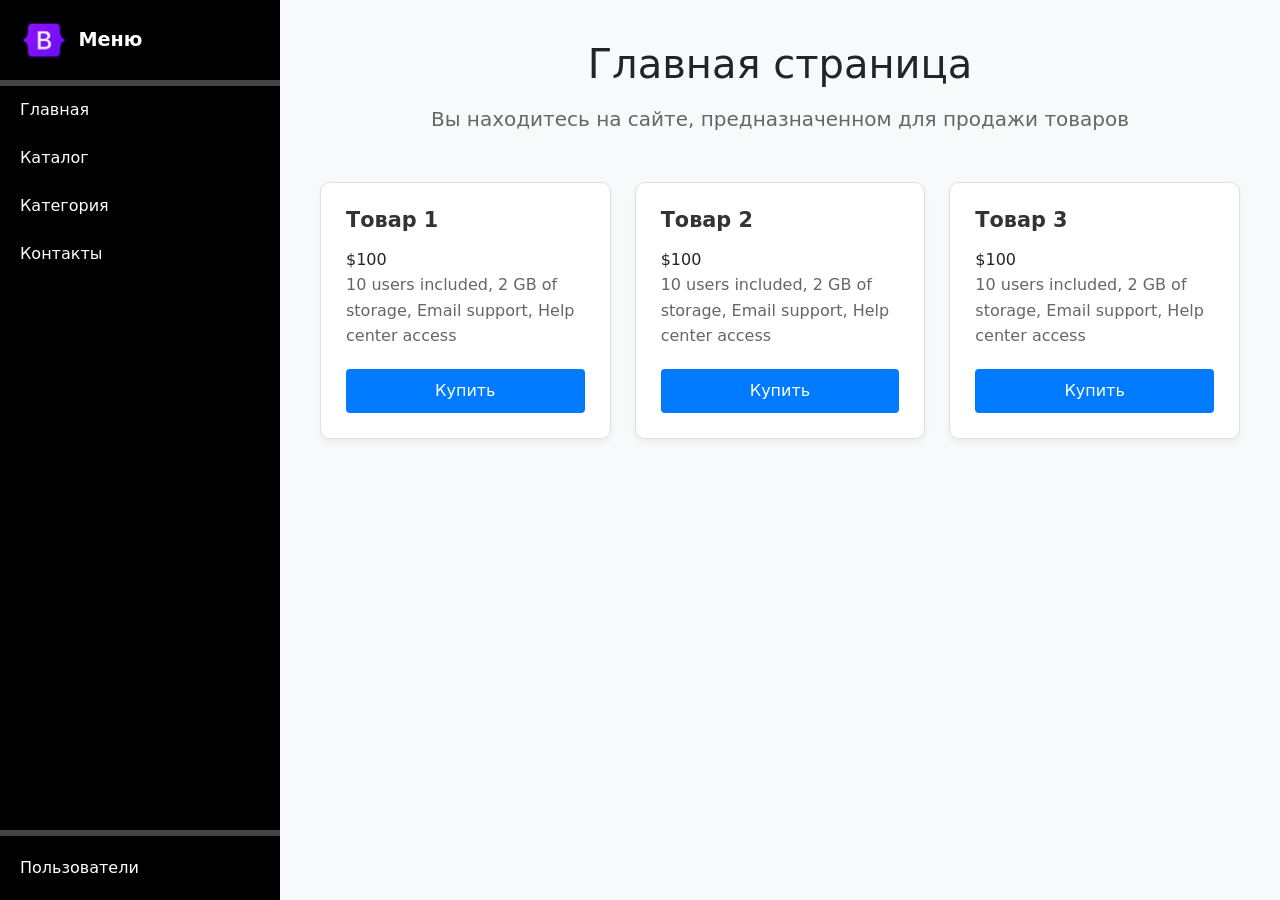
<file: index.html>
<!DOCTYPE html>
<html lang="ru">
<head>
    <meta charset="UTF-8">
    <meta name="viewport" content="width=device-width, initial-scale=1.0">
    <title>Главная - Интернет-магазин</title>
    <link href="https://cdn.jsdelivr.net/npm/bootstrap@5.3.2/dist/css/bootstrap.min.css" rel="stylesheet">
    <link href="style.css" rel="stylesheet">
</head>
<body>
<div class="main-container">
    <!-- Боковая панель -->
    <div class="sidebar">
        <div class="nav-logo">
            <img src="img/img_logo.png" alt="Логотип" style="height: 40px;">
            <span class="logo-text">Меню</span>
        </div>

        <div class="nav-divider"></div>

        <a href="/" class="nav-item active">Главная</a>
        <a href="/catalog.html" class="nav-item">Каталог</a>
        <a href="/category.html" class="nav-item">Категория</a>
        <a href="/contacts.html" class="nav-item">Контакты</a>

        <div style="flex-grow: 1;"></div>

        <div class="nav-divider"></div>
        <div class="sidebar-footer">Пользователи</div>
    </div>

    <!-- Основной контент -->
    <div class="content">
        <div class="text-center mb-5">
            <h1 class="mb-3">Главная страница</h1>
            <p class="lead">Вы находитесь на сайте, предназначенном для продажи товаров</p>
        </div>

        <div class="row g-4">
            <div class="col-md-4">
                <div class="card h-100">
                    <div class="card-body">
                        <h5 class="card-title">Товар 1</h5>
                        <div class="card-price">$100</div>
                        <p class="card-text">10 users included, 2 GB of storage, Email support, Help center access</p>
                        <a href="#" class="btn btn-primary d-block">Купить</a>
                    </div>
                </div>
            </div>
            <div class="col-md-4">
                <div class="card h-100">
                    <div class="card-body">
                        <h5 class="card-title">Товар 2</h5>
                        <div class="card-price">$100</div>
                        <p class="card-text">10 users included, 2 GB of storage, Email support, Help center access</p>
                        <a href="#" class="btn btn-primary d-block">Купить</a>
                    </div>
                </div>
            </div>
            <div class="col-md-4">
                <div class="card h-100">
                    <div class="card-body">
                        <h5 class="card-title">Товар 3</h5>
                        <div class="card-price">$100</div>
                        <p class="card-text">10 users included, 2 GB of storage, Email support, Help center access</p>
                        <a href="#" class="btn btn-primary d-block">Купить</a>
                    </div>
                </div>
            </div>
        </div>
    </div>
</div>

<script src="https://cdn.jsdelivr.net/npm/bootstrap@5.3.2/dist/js/bootstrap.bundle.min.js"></script>
</body>
</html>
</file>
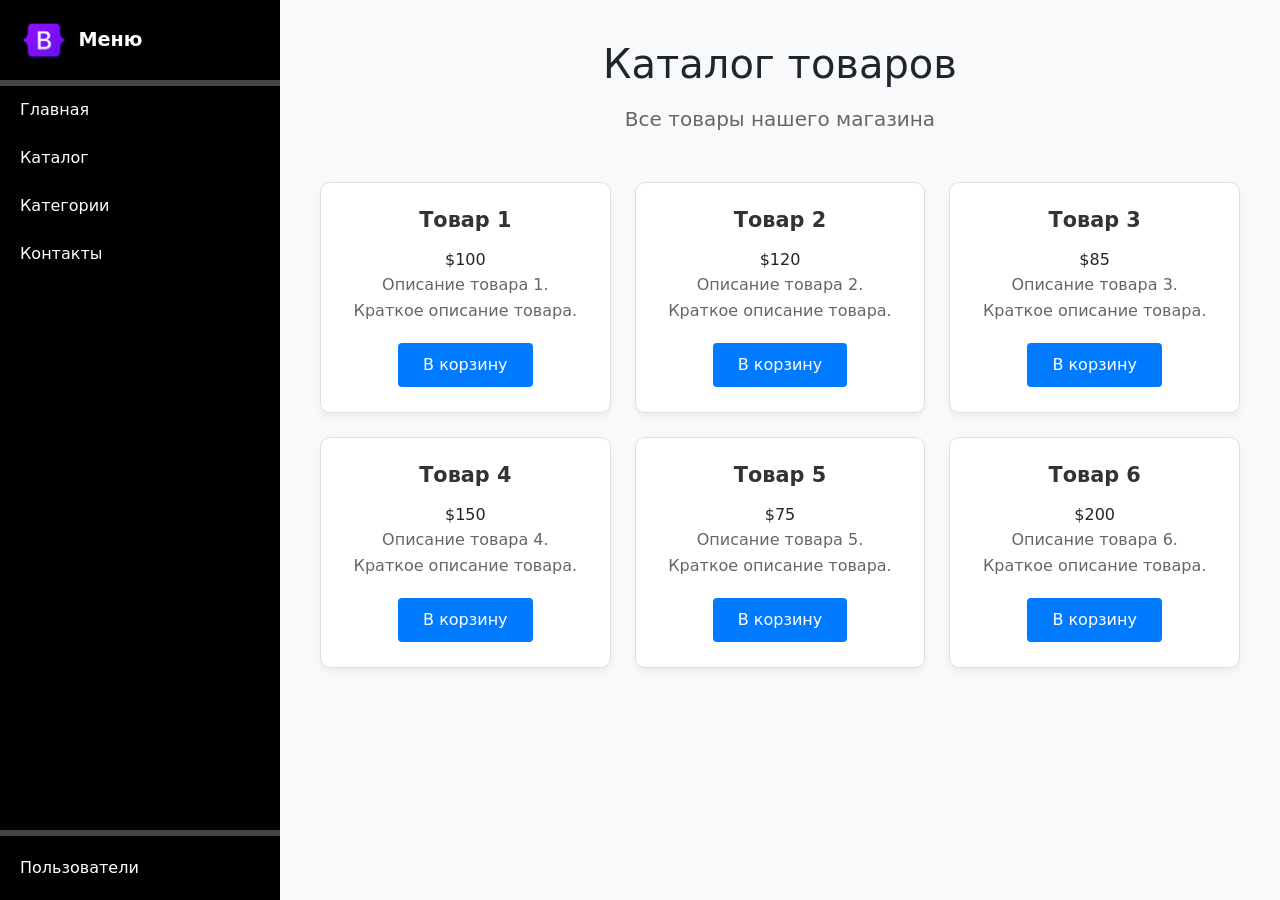
<file: catalog.html>
<!DOCTYPE html>
<html lang="ru">
<head>
    <meta charset="UTF-8">
    <meta name="viewport" content="width=device-width, initial-scale=1.0">
    <title>Каталог - Интернет-магазин</title>
    <link href="https://cdn.jsdelivr.net/npm/bootstrap@5.3.2/dist/css/bootstrap.min.css" rel="stylesheet">
    <link href="style.css" rel="stylesheet">
</head>
<body>
<div class="main-container">
    <!-- Боковая панель навигации -->
    <div class="sidebar">
        <div class="nav-logo">
            <img src="img/img_logo.png" alt="Логотип" style="height: 40px;">
            <span class="logo-text">Меню</span>
        </div>

        <div class="nav-divider"></div>

        <a href="/" class="nav-item">Главная</a>
        <a href="/catalog.html" class="nav-item active">Каталог</a>
        <a href="/category.html" class="nav-item">Категории</a>
        <a href="/contacts.html" class="nav-item">Контакты</a>

        <div style="flex-grow: 1;"></div>

        <div class="nav-divider"></div>
        <div class="sidebar-footer">Пользователи</div>
    </div>

    <!-- Основной контент -->
    <div class="content">
        <!-- Заголовок -->
        <div class="text-center mb-5">
            <h1 class="mb-3">Каталог товаров</h1>
            <p class="lead">Все товары нашего магазина</p>
        </div>

        <!-- Сетка из 6 товаров -->
        <div class="row g-4">
            <!-- Товар 1 -->
            <div class="col-md-4">
                <div class="card h-100">
                    <div class="card-body text-center">
                        <h5 class="card-title">Товар 1</h5>
                        <div class="card-price">$100</div>
                        <p class="card-text">Описание товара 1. Краткое описание товара.</p>
                        <a href="#" class="btn btn-primary">В корзину</a>
                    </div>
                </div>
            </div>

            <!-- Товар 2 -->
            <div class="col-md-4">
                <div class="card h-100">
                    <div class="card-body text-center">
                        <h5 class="card-title">Товар 2</h5>
                        <div class="card-price">$120</div>
                        <p class="card-text">Описание товара 2. Краткое описание товара.</p>
                        <a href="#" class="btn btn-primary">В корзину</a>
                    </div>
                </div>
            </div>

            <!-- Товар 3 -->
            <div class="col-md-4">
                <div class="card h-100">
                    <div class="card-body text-center">
                        <h5 class="card-title">Товар 3</h5>
                        <div class="card-price">$85</div>
                        <p class="card-text">Описание товара 3. Краткое описание товара.</p>
                        <a href="#" class="btn btn-primary">В корзину</a>
                    </div>
                </div>
            </div>

            <!-- Товар 4 -->
            <div class="col-md-4">
                <div class="card h-100">
                    <div class="card-body text-center">
                        <h5 class="card-title">Товар 4</h5>
                        <div class="card-price">$150</div>
                        <p class="card-text">Описание товара 4. Краткое описание товара.</p>
                        <a href="#" class="btn btn-primary">В корзину</a>
                    </div>
                </div>
            </div>

            <!-- Товар 5 -->
            <div class="col-md-4">
                <div class="card h-100">
                    <div class="card-body text-center">
                        <h5 class="card-title">Товар 5</h5>
                        <div class="card-price">$75</div>
                        <p class="card-text">Описание товара 5. Краткое описание товара.</p>
                        <a href="#" class="btn btn-primary">В корзину</a>
                    </div>
                </div>
            </div>

            <!-- Товар 6 -->
            <div class="col-md-4">
                <div class="card h-100">
                    <div class="card-body text-center">
                        <h5 class="card-title">Товар 6</h5>
                        <div class="card-price">$200</div>
                        <p class="card-text">Описание товара 6. Краткое описание товара.</p>
                        <a href="#" class="btn btn-primary">В корзину</a>
                    </div>
                </div>
            </div>
        </div>
    </div>
</div>

<script src="https://cdn.jsdelivr.net/npm/bootstrap@5.3.2/dist/js/bootstrap.bundle.min.js"></script>
</body>
</html>
</file>
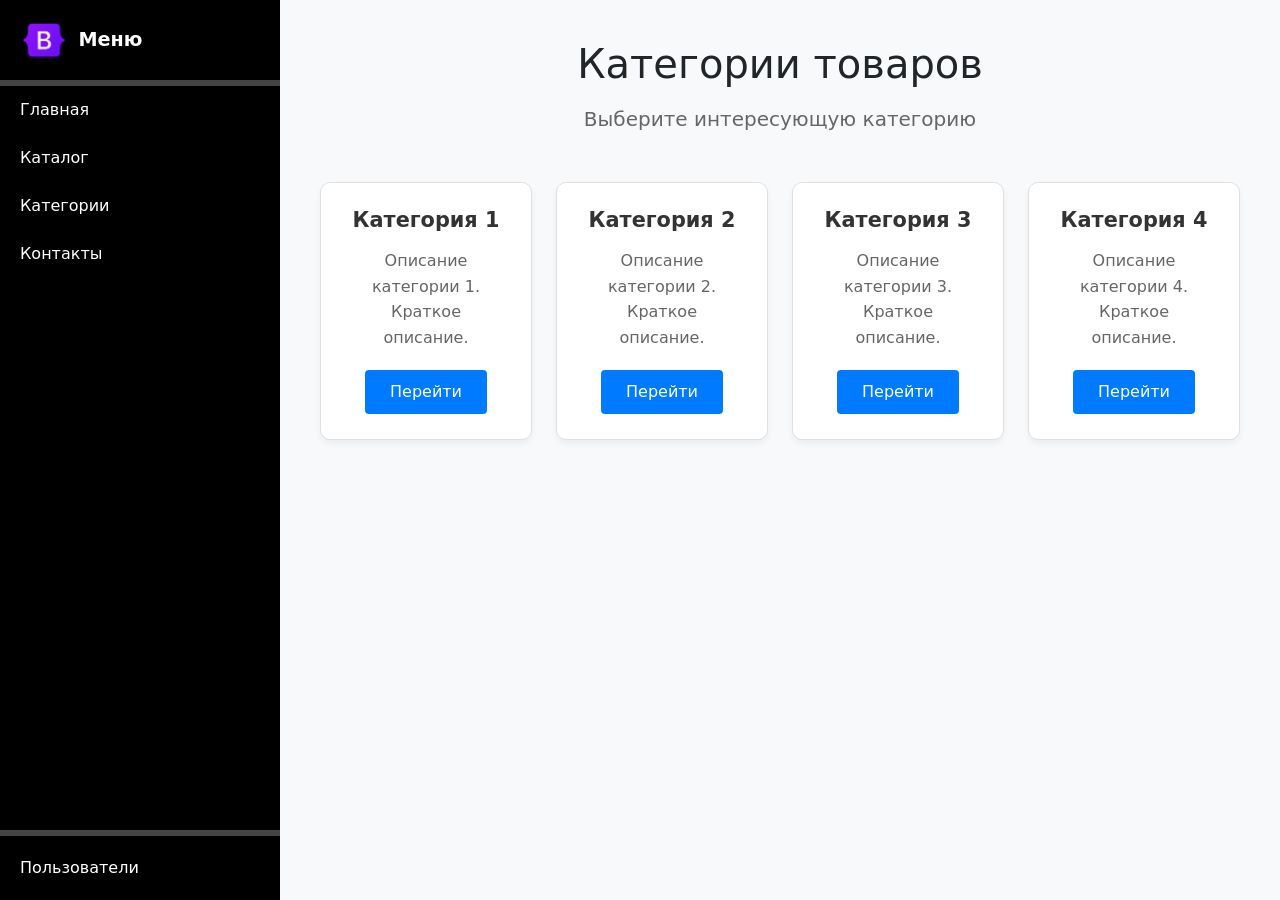
<file: category.html>
<!DOCTYPE html>
<html lang="ru">
<head>
    <meta charset="UTF-8">
    <meta name="viewport" content="width=device-width, initial-scale=1.0">
    <title>Категории - Интернет-магазин</title>
    <link href="https://cdn.jsdelivr.net/npm/bootstrap@5.3.2/dist/css/bootstrap.min.css" rel="stylesheet">
    <link href="style.css" rel="stylesheet">
</head>
<body>
<div class="main-container">
    <!-- Боковая панель навигации -->
    <div class="sidebar">
        <div class="nav-logo">
            <img src="img/img_logo.png" alt="Логотип" style="height: 40px;">
            <span class="logo-text">Меню</span>
        </div>

        <div class="nav-divider"></div>

        <a href="/" class="nav-item">Главная</a>
        <a href="/catalog.html" class="nav-item">Каталог</a>
        <a href="/category.html" class="nav-item active">Категории</a>
        <a href="/contacts.html" class="nav-item">Контакты</a>

        <div style="flex-grow: 1;"></div>

        <div class="nav-divider"></div>
        <div class="sidebar-footer">Пользователи</div>
    </div>

    <!-- Основной контент -->
    <div class="content">
        <!-- Заголовок -->
        <div class="text-center mb-5">
            <h1 class="mb-3">Категории товаров</h1>
            <p class="lead">Выберите интересующую категорию</p>
        </div>

        <!-- Сетка из 4 категорий -->
        <div class="row g-4">
            <!-- Категория 1 -->
            <div class="col-md-3">
                <div class="card h-100">
                    <div class="card-body text-center">
                        <h5 class="card-title">Категория 1</h5>
                        <p class="card-text">Описание категории 1. Краткое описание.</p>
                        <a href="/catalog.html" class="btn btn-primary">Перейти</a>
                    </div>
                </div>
            </div>

            <!-- Категория 2 -->
            <div class="col-md-3">
                <div class="card h-100">
                    <div class="card-body text-center">
                        <h5 class="card-title">Категория 2</h5>
                        <p class="card-text">Описание категории 2. Краткое описание.</p>
                        <a href="/catalog.html" class="btn btn-primary">Перейти</a>
                    </div>
                </div>
            </div>

            <!-- Категория 3 -->
            <div class="col-md-3">
                <div class="card h-100">
                    <div class="card-body text-center">
                        <h5 class="card-title">Категория 3</h5>
                        <p class="card-text">Описание категории 3. Краткое описание.</p>
                        <a href="/catalog.html" class="btn btn-primary">Перейти</a>
                    </div>
                </div>
            </div>

            <!-- Категория 4 -->
            <div class="col-md-3">
                <div class="card h-100">
                    <div class="card-body text-center">
                        <h5 class="card-title">Категория 4</h5>
                        <p class="card-text">Описание категории 4. Краткое описание.</p>
                        <a href="/catalog.html" class="btn btn-primary">Перейти</a>
                    </div>
                </div>
            </div>
        </div>
    </div>
</div>

<script src="https://cdn.jsdelivr.net/npm/bootstrap@5.3.2/dist/js/bootstrap.bundle.min.js"></script>
</body>
</html>
</file>
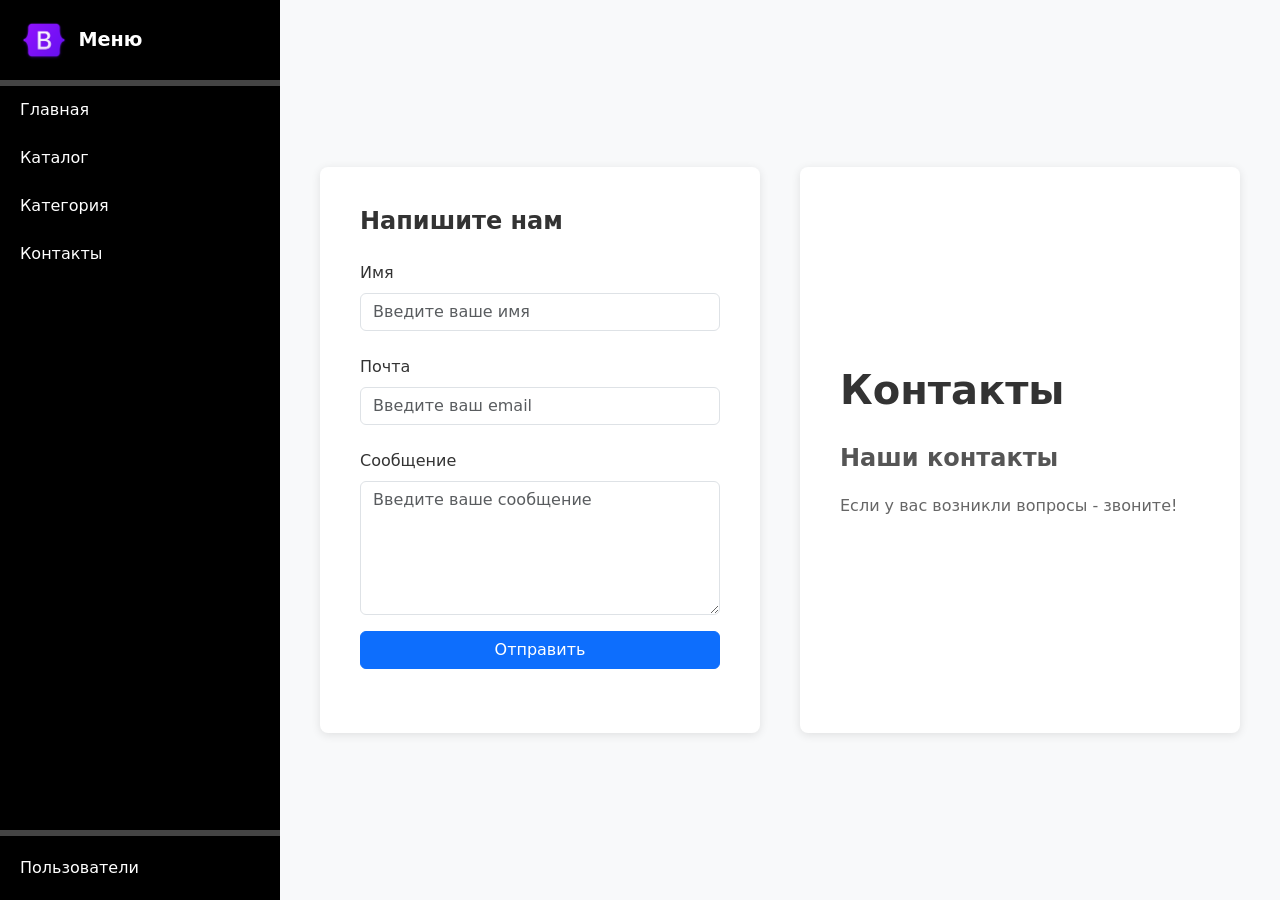
<file: contacts.html>
<!DOCTYPE html>
<html lang="ru">
<head>
    <meta charset="UTF-8">
    <meta name="viewport" content="width=device-width, initial-scale=1.0">
    <title>Контакты - Интернет-магазин</title>
    <link href="style.css" rel="stylesheet">
    <link href="https://cdn.jsdelivr.net/npm/bootstrap@5.3.2/dist/css/bootstrap.min.css" rel="stylesheet">
</head>
<body>
<div class="main-container">
    <div class="sidebar">
        <div class="nav-logo">
            <img src="img/img_logo.png" alt="Логотип" style="height: 40px;">
            <span class="logo-text">Меню</span>
        </div>

        <div class="nav-divider"></div>

        <a href="/" class="nav-item">Главная</a>
        <a href="/catalog.html" class="nav-item">Каталог</a>
        <a href="/category.html" class="nav-item">Категория</a>
        <a href="/contacts.html" class="nav-item active">Контакты</a>

        <div style="flex-grow: 1;"></div>

        <div class="nav-divider"></div>
        <div class="sidebar-footer">Пользователи</div>
    </div>

    <div class="content-container">
        <div class="two-column-layout">
            <!-- Левая колонка с формой -->
            <div class="left-column">
                <div class="form-container">
                    <h3 class="form-title">Напишите нам</h3>
                    <div class="mb-4">
                        <label class="form-label">Имя</label>
                        <input type="text" class="form-control" placeholder="Введите ваше имя">
                    </div>
                    <div class="mb-4">
                        <label class="form-label">Почта</label>
                        <input type="email" class="form-control" placeholder="Введите ваш email">
                    </div>
                    <div class="mb-4">
                        <label class="form-label">Сообщение</label>
                        <textarea class="form-control" rows="5" placeholder="Введите ваше сообщение"></textarea>
                        <button type="button" class="btn btn-primary mt-3 w-100">Отправить</button>
                    </div>
                </div>
            </div>

            <!-- Правая колонка с текстом -->
            <div class="right-column">
                <div class="text-container">
                    <h1 class="contacts-title">Контакты</h1>

                    <div class="contacts-text">
                        <h2>Наши контакты</h2>
                        <p>
                            Если у вас возникли вопросы - звоните!
                        </p>
                    </div>
                </div>
            </div>
        </div>
    </div>
</div>

<script src="https://cdn.jsdelivr.net/npm/bootstrap@5.3.2/dist/js/bootstrap.bundle.min.js"></script>
</body>
</html>
</file>
<file: style.css>
/* Основные стили */
.main-container {
    display: flex;
    min-height: 100vh;
}

/* Сайдбар */
.sidebar {
    display: flex;
    flex-direction: column;
    background-color: black;
    min-height: 100vh;
    width: 280px;
    position: fixed;
    left: 0;
    top: 0;
}

.nav-logo {
    color: white;
    padding: 20px;
    border-bottom: 3px solid #444;
    display: flex;
    align-items: center;
    gap: 10px;
}

.logo-text {
    color: white;
    font-weight: bold;
    font-size: 1.2rem;
}

.nav-divider {
    height: 3px;
    background-color: #444;
    width: 100%;
    margin: 0;
}

.nav-item {
    padding: 12px 20px;
    color: white;
    text-decoration: none;
    display: block;
    width: 100%;
    text-align: left;
    transition: background-color 0.3s;
}

.nav-item:hover {
    background-color: blue;
    color: white;
}

.sidebar-footer {
    padding: 20px;
    color: white;
    margin-top: auto;
    border-top: 3px solid #444;
}

/* Контент для ВСЕХ страниц */
.content {
    margin-left: 280px;
    padding: 40px;
    width: calc(100% - 280px);
    min-height: 100vh;
    background-color: #f8f9fa;
}

/* Специальный контейнер для страницы контактов */
.content-container {
    margin-left: 280px;
    padding: 40px;
    width: calc(100% - 280px);
    min-height: 100vh;
    background-color: #f8f9fa;
    display: flex;
    align-items: center;
    justify-content: center;
}

/* Карточки (общие для всех страниц) */
.card {
    border: 1px solid #e0e0e0;
    border-radius: 10px;
    box-shadow: 0 4px 6px rgba(0, 0, 0, 0.05);
    transition: all 0.3s ease;
    height: 100%;
}

.card:hover {
    box-shadow: 0 8px 15px rgba(0, 0, 0, 0.1);
    transform: translateY(-5px);
}

.card-body {
    padding: 25px;
}

.card-title {
    font-size: 1.3rem;
    font-weight: 600;
    color: #333;
    margin-bottom: 15px;
}

.card-text {
    color: #666;
    line-height: 1.6;
    margin-bottom: 20px;
}

/* Стили для страницы контактов */
.two-column-layout {
    display: flex;
    gap: 40px;
    max-width: 1200px;
    width: 100%;
    align-items: stretch;
}

.left-column, .right-column {
    flex: 1;
}

.form-container {
    background: white;
    padding: 40px;
    border-radius: 8px;
    box-shadow: 0 2px 10px rgba(0,0,0,0.1);
    height: 100%;
}

.text-container {
    background: white;
    padding: 40px;
    border-radius: 8px;
    box-shadow: 0 2px 10px rgba(0,0,0,0.1);
    height: 100%;
    display: flex;
    flex-direction: column;
    justify-content: center;
}

.contacts-title {
    font-size: 2.5rem;
    font-weight: bold;
    margin-bottom: 30px;
    color: #333;
}

.contacts-text h2 {
    font-size: 1.5rem;
    font-weight: 600;
    margin-bottom: 20px;
    color: #555;
}

.contacts-text p {
    font-size: 1rem;
    line-height: 1.6;
    color: #666;
}

.form-title {
    font-size: 1.5rem;
    font-weight: 600;
    margin-bottom: 25px;
    color: #333;
}

.form-control {
    border: 1px solid #ddd;
    border-radius: 4px;
    padding: 12px;
    font-size: 1rem;
    width: 100%;
}

.form-control:focus {
    border-color: #007bff;
    box-shadow: 0 0 0 0.2rem rgba(0,123,255,.25);
}

.form-label {
    font-weight: 500;
    margin-bottom: 8px;
    display: block;
    color: #333;
}

/* Кнопки (общие) */
.btn-primary {
    background-color: #007bff;
    border: none;
    padding: 10px 25px;
    border-radius: 4px;
    color: white;
    text-decoration: none;
    display: inline-block;
    text-align: center;
    transition: background-color 0.3s;
}

.btn-primary:hover {
    background-color: #0056b3;
    color: white;
}

/* Утилиты */
.text-center {
    text-align: center;
}

.lead {
    font-size: 1.25rem;
    font-weight: 300;
    color: #666;
}

/* Адаптивность */
@media (max-width: 992px) {
    .sidebar {
        width: 100%;
        position: relative;
        min-height: auto;
    }

    .content, .content-container {
        margin-left: 0;
        width: 100%;
        padding: 20px;
    }

    .main-container {
        flex-direction: column;
    }

    .two-column-layout {
        flex-direction: column;
        gap: 20px;
    }

    .form-container,
    .text-container {
        padding: 20px;
    }
}
</file>
